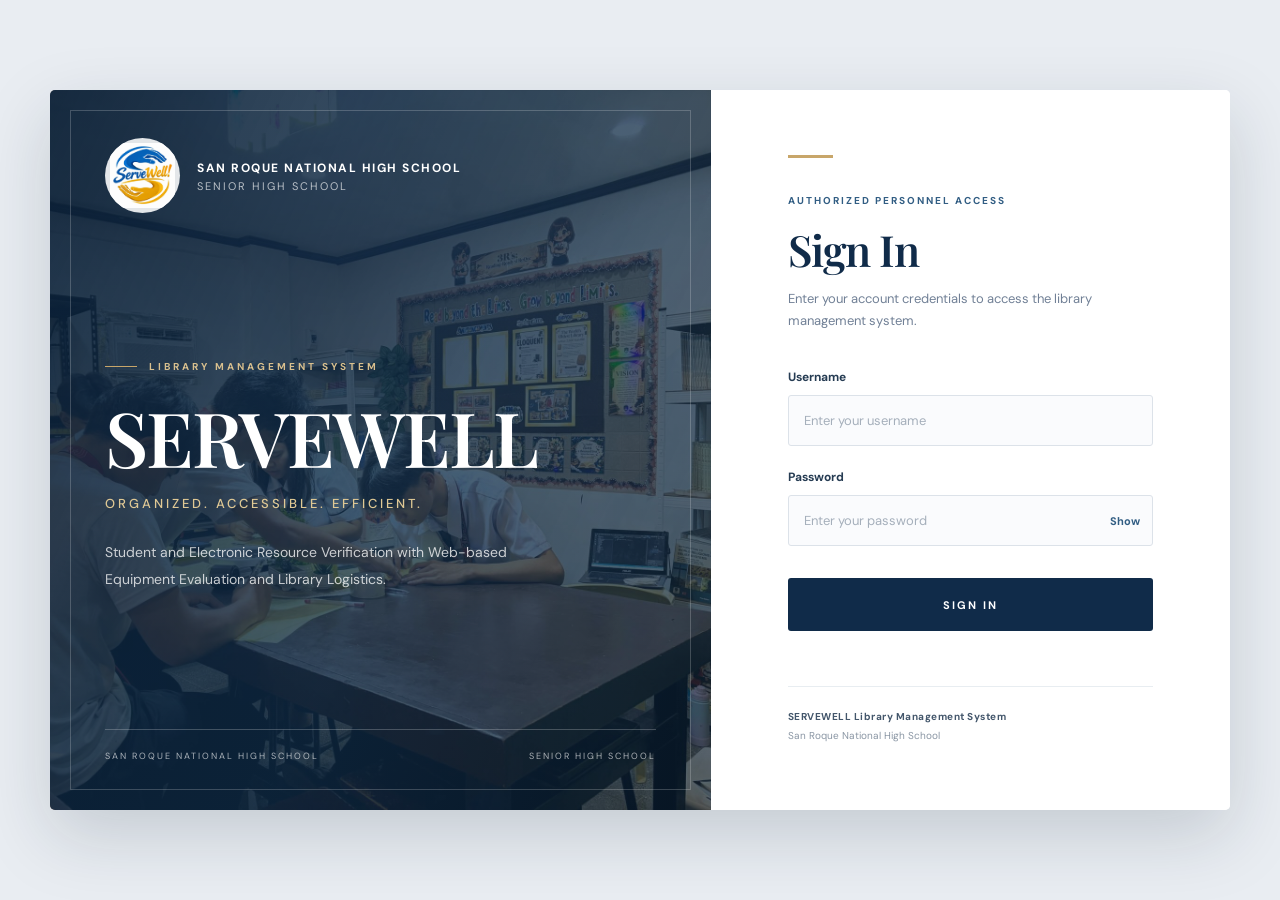
<file: docs/index.html>
<!DOCTYPE html>
<html lang="en">
<head>
    <meta charset="UTF-8">
    <meta name="viewport" content="width=device-width, initial-scale=1.0">
    <title>SERVEWELL | Sign In</title>

    <style>
        @import url('https://fonts.googleapis.com/css2?family=DM+Sans:wght@400;500;600;700&family=Playfair+Display:wght@500;600;700&display=swap');

        :root {
            --navy: #102b49;
            --navy-light: #193d60;
            --blue: #315d83;
            --gold: #c8a66a;
            --white: #ffffff;
            --muted: #718096;
        }

        * { margin: 0; padding: 0; box-sizing: border-box; }

        body {
            min-height: 100vh;
            font-family: 'DM Sans', sans-serif;
            background: #e9edf2;
            display: flex;
            align-items: center;
            justify-content: center;
            padding: 35px;
        }

        .login-container {
            width: 100%;
            max-width: 1180px;
            min-height: 680px;
            display: grid;
            grid-template-columns: 1.12fr 0.88fr;
            background: var(--white);
            overflow: hidden;
            border-radius: 5px;
            box-shadow: 0 25px 70px rgba(15, 35, 55, 0.17);
        }

        .login-image {
            position: relative;
            min-height: 680px;
            background:
                linear-gradient(
                    115deg,
                    rgba(10, 32, 55, 0.93),
                    rgba(15, 44, 72, 0.76) 55%,
                    rgba(10, 30, 50, 0.68)
                ),
                url('assets/images/login_background.jpg');
            background-size: cover;
            background-position: center;
            color: white;
            display: flex;
            flex-direction: column;
            justify-content: space-between;
            padding: 48px 55px;
        }

        .login-image::before {
            content: "";
            position: absolute;
            inset: 20px;
            border: 1px solid rgba(255,255,255,0.20);
            pointer-events: none;
        }

        .school-brand, .hero-content, .image-bottom {
            position: relative;
            z-index: 1;
        }

        .school-brand {
            display: flex;
            align-items: center;
            gap: 17px;
        }

        .logo-wrap {
            width: 75px;
            height: 75px;
            flex-shrink: 0;
            display: flex;
            align-items: center;
            justify-content: center;
            overflow: hidden;
            border-radius: 50%;
            background: rgba(255,255,255,0.88);
            padding: 5px;
        }

        .login-logo {
            width: 100%;
            height: 100%;
            object-fit: contain;
            mix-blend-mode: multiply;
        }

        .school-name {
            font-size: 12px;
            line-height: 1.7;
            font-weight: 700;
            letter-spacing: 1.5px;
            text-transform: uppercase;
        }

        .school-level {
            color: rgba(255,255,255,0.68);
            font-size: 11px;
            letter-spacing: 2px;
            text-transform: uppercase;
        }

        .hero-content {
            max-width: 520px;
            margin-top: 55px;
            margin-bottom: 45px;
        }

        .eyebrow {
            display: flex;
            align-items: center;
            gap: 12px;
            font-size: 10px;
            font-weight: 700;
            letter-spacing: 3px;
            color: #d9c08e;
            text-transform: uppercase;
            margin-bottom: 24px;
        }

        .eyebrow::before {
            content: "";
            width: 32px;
            height: 1px;
            background: var(--gold);
        }

        .hero-content h1 {
            font-family: 'Playfair Display', Georgia, serif;
            font-size: clamp(48px, 6vw, 76px);
            line-height: 1.05;
            font-weight: 600;
            letter-spacing: -2px;
            margin-bottom: 19px;
        }

        .hero-content h2 {
            font-size: 13px;
            font-weight: 500;
            letter-spacing: 3px;
            color: #e0c995;
            text-transform: uppercase;
            margin-bottom: 27px;
        }

        .hero-content p {
            max-width: 430px;
            font-size: 14px;
            line-height: 1.9;
            color: rgba(255,255,255,0.76);
            font-weight: 400;
        }

        .image-bottom {
            border-top: 1px solid rgba(255,255,255,0.22);
            padding-top: 20px;
            display: flex;
            justify-content: space-between;
            align-items: center;
            gap: 15px;
        }

        .image-bottom span {
            font-size: 9px;
            letter-spacing: 2px;
            color: rgba(255,255,255,0.65);
            text-transform: uppercase;
        }

        .login-form-section {
            display: flex;
            align-items: center;
            justify-content: center;
            padding: 65px 55px;
            background: #fff;
        }

        .login-form-wrapper {
            width: 100%;
            max-width: 365px;
        }

        .form-topline {
            width: 45px;
            height: 3px;
            background: var(--gold);
            margin-bottom: 36px;
        }

        .system-label {
            display: block;
            font-size: 10px;
            font-weight: 700;
            letter-spacing: 2px;
            color: var(--blue);
            margin-bottom: 13px;
        }

        .login-form-wrapper h2 {
            font-family: 'Playfair Display', Georgia, serif;
            font-size: 43px;
            color: var(--navy);
            font-weight: 600;
            letter-spacing: -1px;
            margin-bottom: 10px;
        }

        .login-subtitle {
            color: var(--muted);
            font-size: 13px;
            line-height: 1.7;
            margin-bottom: 37px;
        }

        .error-message {
            background: #fff0f0;
            border-left: 3px solid #c84d4d;
            color: #a52c2c;
            padding: 13px 15px;
            font-size: 12px;
            margin-bottom: 23px;
        }

        .form-group { margin-bottom: 23px; }

        .form-group label {
            display: block;
            color: #263c53;
            font-size: 12px;
            font-weight: 700;
            margin-bottom: 10px;
        }

        .form-group input {
            width: 100%;
            height: 51px;
            border: 1px solid #dce2e9;
            background: #fafbfd;
            padding: 0 15px;
            font-family: 'DM Sans', sans-serif;
            font-size: 13px;
            color: var(--navy);
            border-radius: 3px;
            outline: none;
            transition: 0.2s;
        }

        .form-group input:focus {
            border-color: var(--blue);
            background: #fff;
            box-shadow: 0 0 0 3px rgba(49,93,131,0.08);
        }

        .form-group input::placeholder { color: #a5afbb; }

        .password-wrapper { position: relative; }

        .password-wrapper input { padding-right: 65px; }

        .toggle-password {
            position: absolute;
            right: 13px;
            top: 50%;
            transform: translateY(-50%);
            border: none;
            background: none;
            color: var(--blue);
            font-family: inherit;
            font-size: 11px;
            font-weight: 700;
            cursor: pointer;
        }

        .login-button {
            width: 100%;
            height: 53px;
            background: var(--navy);
            color: white;
            border: none;
            border-radius: 3px;
            margin-top: 9px;
            font-family: 'DM Sans', sans-serif;
            font-size: 11px;
            font-weight: 700;
            letter-spacing: 2px;
            cursor: pointer;
            transition: 0.25s;
        }

        .login-button:hover {
            background: var(--navy-light);
            transform: translateY(-1px);
            box-shadow: 0 7px 18px rgba(16,43,73,0.16);
        }

        .login-button:disabled {
            opacity: 0.65;
            cursor: wait;
            transform: none;
        }

        .login-footer {
            margin-top: 55px;
            padding-top: 20px;
            border-top: 1px solid #e8edf1;
        }

        .login-footer p {
            font-size: 10px;
            line-height: 1.9;
            color: #8995a3;
        }

        .login-footer p:first-child {
            color: #43566b;
            font-weight: 700;
            letter-spacing: 0.5px;
        }

        @media (max-width: 850px) {
            body { padding: 18px; }

            .login-container {
                grid-template-columns: 1fr;
                max-width: 550px;
            }

            .login-image { min-height: 430px; padding: 40px; }

            .hero-content {
                margin-top: 50px;
                margin-bottom: 30px;
            }

            .hero-content h1 { font-size: 55px; }

            .login-form-section { padding: 50px 40px; }
        }

        @media (max-width: 480px) {
            body { padding: 0; background: white; }

            .login-container {
                border-radius: 0;
                box-shadow: none;
            }

            .login-image { min-height: 370px; padding: 35px 30px; }

            .login-image::before { inset: 12px; }

            .logo-wrap { width: 58px; height: 58px; }

            .school-name { font-size: 10px; }

            .hero-content h1 { font-size: 46px; }

            .login-form-section { padding: 45px 30px; }

            .login-form-wrapper h2 { font-size: 37px; }
        }
    </style>
</head>

<body>

<div class="login-container">

    <section class="login-image">

        <div class="school-brand">
            <div class="logo-wrap">
                <img
                    src="assets/images/school_logo.jfif"
                    alt="School Logo"
                    class="login-logo"
                >
            </div>

            <div>
                <div class="school-name">
                    San Roque National High School
                </div>
                <div class="school-level">
                    Senior High School
                </div>
            </div>
        </div>

        <div class="hero-content">
            <div class="eyebrow">Library Management System</div>
            <h1>SERVEWELL</h1>
            <h2>Organized. Accessible. Efficient.</h2>
            <p>
                Student and Electronic Resource Verification
                with Web-based Equipment Evaluation and
                Library Logistics.
            </p>
        </div>

        <div class="image-bottom">
            <span>San Roque National High School</span>
            <span>Senior High School</span>
        </div>

    </section>

    <section class="login-form-section">

        <div class="login-form-wrapper">

            <div class="form-topline"></div>

            <span class="system-label">
                AUTHORIZED PERSONNEL ACCESS
            </span>

            <h2>Sign In</h2>

            <p class="login-subtitle">
                Enter your account credentials to access
                the library management system.
            </p>

            <div id="errorMessage" class="error-message" hidden></div>

            <form id="loginForm">

                <div class="form-group">
                    <label for="username">Username</label>
                    <input
                        type="text"
                        id="username"
                        name="username"
                        placeholder="Enter your username"
                        autocomplete="username"
                        required
                    >
                </div>

                <div class="form-group">
                    <label for="password">Password</label>

                    <div class="password-wrapper">
                        <input
                            type="password"
                            id="password"
                            name="password"
                            placeholder="Enter your password"
                            autocomplete="current-password"
                            required
                        >

                        <button
                            type="button"
                            class="toggle-password"
                            onclick="togglePassword()"
                        >
                            Show
                        </button>
                    </div>
                </div>

                <button type="submit" class="login-button" id="loginButton">
                    SIGN IN
                </button>

            </form>

            <div class="login-footer">
                <p>SERVEWELL Library Management System</p>
                <p>San Roque National High School</p>
            </div>

        </div>

    </section>

</div>

<script>
const SUPABASE_LOGIN_URL =
    "https://dagatdayniulxsecooae.supabase.co/functions/v1/servewell-login";

function togglePassword() {
    const password = document.getElementById('password');
    const button = document.querySelector('.toggle-password');

    if (password.type === 'password') {
        password.type = 'text';
        button.textContent = 'Hide';
    } else {
        password.type = 'password';
        button.textContent = 'Show';
    }
}

const loginForm = document.getElementById('loginForm');
const loginButton = document.getElementById('loginButton');
const errorMessage = document.getElementById('errorMessage');

loginForm.addEventListener('submit', async function(event) {
    event.preventDefault();

    errorMessage.hidden = true;
    errorMessage.textContent = '';

    const username = document.getElementById('username').value.trim();
    const password = document.getElementById('password').value;

    if (!username || !password) {
        showError('Please enter your username and password.');
        return;
    }

    loginButton.disabled = true;
    loginButton.textContent = 'SIGNING IN...';

    try {
        const response = await fetch(SUPABASE_LOGIN_URL, {
            method: 'POST',
            headers: {
    'Content-Type': 'application/json',
    'Authorization': 'sb_publishable_s4Ei7Rka_ySw_arUK1I3sg_E6Pi4ehr',
    'apikey': 'sb_publishable_s4Ei7Rka_ySw_arUK1I3sg_E6Pi4ehr'
},
            body: JSON.stringify({ username, password })
        });

        const result = await response.json();

        if (!response.ok || !result.success || !result.token || !result.admin) {
            throw new Error(
                result.error || 'Invalid username or password.'
            );
        }

        sessionStorage.setItem('servewell_token', result.token);
        sessionStorage.setItem(
            'servewell_admin',
            JSON.stringify(result.admin)
        );

window.location.href = 'scanner_center.html';

    } catch (error) {
        showError(
            error.message === 'Failed to fetch'
                ? 'Unable to connect. Please check your internet connection and try again.'
                : error.message
        );

        loginButton.disabled = false;
        loginButton.textContent = 'SIGN IN';
    }
});

function showError(message) {
    errorMessage.textContent = message;
    errorMessage.hidden = false;
}
</script>

</body>
</html>
</file>
<file: docs/assets/css/style.css>
/* =========================================
   SERVEWELL GLOBAL GLASS DESIGN
========================================= */

:root {
    --navy: #102b50;
    --navy-light: #1d426d;
    --blue: #477baE;
    --text-dark: #173b65;
    --text-muted: #718096;
    --glass-dark: rgba(10, 35, 62, 0.76);
    --glass-medium: rgba(20, 51, 82, 0.58);
    --glass-light: rgba(255, 255, 255, 0.76);
    --glass-border: rgba(255, 255, 255, 0.24);
    --shadow: 0 8px 28px rgba(9, 30, 55, 0.13);
}

* {
    margin: 0;
    padding: 0;
    box-sizing: border-box;
}

body {
    font-family: Arial, Helvetica, sans-serif;
}

/* =========================================
   LOGIN PAGE
========================================= */

.login-page {
    min-height: 100vh;
    background: #eaf0f7;
    display: flex;
    align-items: center;
    justify-content: center;
    padding: 30px;
}

.login-container {
    width: 100%;
    max-width: 1150px;
    min-height: 650px;
    display: grid;
    grid-template-columns: 1.1fr 0.9fr;
    background: rgba(255,255,255,0.94);
    border: 1px solid rgba(255,255,255,0.65);
    border-radius: 18px;
    overflow: hidden;
    box-shadow: 0 15px 45px rgba(0,0,0,0.16);
}

/* SCHOOL IMAGE SIDE */

.login-image {
    background:
        linear-gradient(
            rgba(8, 30, 65, 0.70),
            rgba(8, 30, 65, 0.84)
        ),
        url("../images/login_background.jfif");

    background-size: cover;
    background-position: center;

    display: flex;
    align-items: center;
    justify-content: center;
    padding: 55px;
    color: white;
}

.image-overlay {
    width: 100%;
    text-align: center;
}

.login-logo {
    width: 115px;
    height: 115px;
    object-fit: contain;
    margin-bottom: 25px;
}

.image-overlay h1 {
    font-size: 25px;
    line-height: 1.4;
    letter-spacing: 1px;
}

.image-overlay h2 {
    font-size: 16px;
    font-weight: normal;
    margin-top: 5px;
}

.login-description {
    margin-top: 85px;
}

.login-description h3 {
    font-size: 30px;
    margin-bottom: 15px;
}

.login-description p {
    font-size: 14px;
    line-height: 1.8;
    max-width: 390px;
    margin: auto;
    color: #e1e8f2;
}

/* LOGIN FORM SIDE */

.login-form-section {
    display: flex;
    align-items: center;
    justify-content: center;
    padding: 55px;
    background: rgba(255,255,255,0.94);
}

.login-form-wrapper {
    width: 100%;
    max-width: 390px;
}

.system-label {
    color: #294b7a;
    font-size: 11px;
    font-weight: bold;
    letter-spacing: 2px;
}

.login-form-wrapper h1 {
    color: #102b50;
    font-size: 36px;
    margin-top: 15px;
}

.login-subtitle {
    color: #777;
    font-size: 14px;
    line-height: 1.6;
    margin: 12px 0 35px;
}

/* FORM FIELDS */

.form-group {
    margin-bottom: 23px;
}

.form-group label {
    display: block;
    color: #233b5d;
    font-weight: bold;
    font-size: 13px;
    margin-bottom: 10px;
}

.form-group input {
    width: 100%;
    padding: 15px;
    background: rgba(255,255,255,0.90);
    border: 1px solid #d9e0e9;
    border-radius: 8px;
    font-size: 14px;
    outline: none;
}

.form-group input:focus {
    border-color: #193d6c;
    box-shadow: 0 0 0 3px rgba(25,61,108,0.10);
}

.password-wrapper {
    position: relative;
}

.password-wrapper input {
    padding-right: 65px;
}

.toggle-password {
    position: absolute;
    right: 12px;
    top: 50%;
    transform: translateY(-50%);
    border: none;
    background: transparent;
    color: #244b7c;
    cursor: pointer;
    font-weight: bold;
}

/* SIGN IN BUTTON */

.login-button {
    width: 100%;
    padding: 16px;
    margin-top: 8px;
    border: 1px solid rgba(255,255,255,0.15);
    border-radius: 8px;
    background: rgba(16,47,89,0.94);
    color: white;
    font-size: 14px;
    font-weight: bold;
    letter-spacing: 1px;
    cursor: pointer;
    transition: 0.2s;
}

.login-button:hover {
    background: #1b477c;
}

/* ERROR MESSAGE */

.error-message {
    background: #fff0f0;
    border: 1px solid #f1caca;
    color: #b42318;
    padding: 12px;
    border-radius: 7px;
    font-size: 13px;
    margin-bottom: 22px;
}

/* LOGIN FOOTER */

.login-footer {
    margin-top: 55px;
    text-align: center;
    color: #9299a4;
    font-size: 11px;
    line-height: 1.8;
}

/* =========================================
   ADMIN GLOBAL BACKGROUND
========================================= */

.admin-page {
    min-height: 100vh;
    color: #ffffff;

    background:
        linear-gradient(
            rgba(8, 29, 53, 0.70),
            rgba(8, 29, 53, 0.76)
        ),
        url("../images/scanner_background.jpg");

    background-size: cover;
    background-position: center;
    background-repeat: no-repeat;
    background-attachment: fixed;
}

.admin-layout {
    display: flex;
    min-height: 100vh;
    background: transparent;
}

/* =========================================
   SIDEBAR
========================================= */

.sidebar {
    width: 255px;
    background: rgba(10, 35, 62, 0.82);
    color: white;

    display: flex;
    flex-direction: column;
    flex-shrink: 0;

    min-height: 100vh;
    position: sticky;
    top: 0;
    height: 100vh;

    border-right: 1px solid rgba(255,255,255,0.15);

    backdrop-filter: blur(15px);
    -webkit-backdrop-filter: blur(15px);
}

.sidebar-brand {
    display: flex;
    align-items: center;
    gap: 12px;
    padding: 25px 18px;
    border-bottom: 1px solid rgba(255,255,255,0.15);
}

.sidebar-brand img {
    width: 45px;
    height: 45px;
    object-fit: contain;
}

.sidebar-brand h2 {
    font-size: 19px;
    letter-spacing: 1px;
}

.sidebar-brand p {
    font-size: 11px;
    color: #c1d3e7;
    margin-top: 4px;
}

.sidebar-menu {
    padding: 20px 12px;
    flex: 1;
    overflow-y: auto;
}

.menu-heading {
    font-size: 10px;
    font-weight: bold;
    letter-spacing: 1.4px;
    color: #a9bfd8;
    padding: 15px 10px 9px;
}

.sidebar-menu a,
.logout-link {
    display: flex;
    align-items: center;
    gap: 13px;
    padding: 13px 14px;
    margin-bottom: 5px;

    color: #dce8f5;
    text-decoration: none;
    font-size: 13px;
    border-radius: 7px;

    border: 1px solid transparent;
    background: rgba(255,255,255,0.035);

    transition: 0.2s;
}

.sidebar-menu a span,
.logout-link span {
    font-size: 18px;
    width: 20px;
    text-align: center;
}

.sidebar-menu a:hover,
.sidebar-menu a.active {
    background: rgba(255,255,255,0.17);
    border-color: rgba(255,255,255,0.20);
    color: white;
}

.sidebar-bottom {
    padding: 15px 12px;
    border-top: 1px solid rgba(255,255,255,0.15);
}

.logout-link {
    color: #ffdada;
}

.logout-link:hover {
    background: rgba(190,65,75,0.35);
    border-color: rgba(255,180,180,0.25);
    color: white;
}

/* =========================================
   MAIN CONTENT AND HEADER
========================================= */

.admin-main {
    flex: 1;
    min-width: 0;
    display: flex;
    flex-direction: column;
    background: transparent;
}

.top-header {
    min-height: 85px;

    background: rgba(10,35,62,0.70);
    border-bottom: 1px solid rgba(255,255,255,0.18);

    display: flex;
    justify-content: space-between;
    align-items: center;
    padding: 15px 30px;
    gap: 20px;

    backdrop-filter: blur(14px);
    -webkit-backdrop-filter: blur(14px);
}

.header-school h2 {
    font-size: 17px;
    color: #ffffff;
}

.header-school p {
    color: #c5d5e6;
    font-size: 12px;
    margin-top: 4px;
}

.header-admin {
    display: flex;
    align-items: center;
    gap: 11px;
}

.header-admin strong,
.header-admin small {
    display: block;
}

.header-admin strong {
    font-size: 13px;
    color: #ffffff;
}

.header-admin small {
    color: #c0d0e1;
    margin-top: 4px;
    font-size: 11px;
}

.admin-avatar {
    width: 40px;
    height: 40px;
    border-radius: 50%;

    background: rgba(255,255,255,0.17);
    border: 1px solid rgba(255,255,255,0.28);

    color: white;
    display: flex;
    justify-content: center;
    align-items: center;
    font-weight: bold;
}

/* =========================================
   PAGE CONTENT
========================================= */

.page-content {
    padding: 30px;
    flex: 1;
}

.page-heading {
    display: flex;
    justify-content: space-between;
    align-items: center;
    gap: 15px;
    margin-bottom: 28px;
}

.page-heading h1 {
    color: #ffffff;
    font-size: 27px;
    text-shadow: 0 2px 8px rgba(0,0,0,0.2);
}

.page-heading p {
    color: #d0deec;
    font-size: 13px;
    margin-top: 7px;
}

.dashboard-date {
    background: rgba(255,255,255,0.13);
    border: 1px solid rgba(255,255,255,0.25);
    padding: 11px 15px;
    border-radius: 7px;
    color: #ffffff;
    font-size: 12px;

    backdrop-filter: blur(10px);
    -webkit-backdrop-filter: blur(10px);
}

/* =========================================
   DASHBOARD STATISTICS
========================================= */

.dashboard-grid {
    display: grid;
    grid-template-columns: repeat(3, minmax(0, 1fr));
    gap: 18px;
    margin-bottom: 28px;
}

.stat-card {
    background: rgba(255,255,255,0.13);
    border: 1px solid rgba(255,255,255,0.25);
    border-radius: 11px;
    padding: 22px;

    display: flex;
    align-items: center;
    gap: 16px;

    box-shadow: var(--shadow);

    backdrop-filter: blur(13px);
    -webkit-backdrop-filter: blur(13px);

    transition: 0.2s;
}

.stat-card:hover {
    background: rgba(255,255,255,0.19);
    transform: translateY(-3px);
}

.stat-icon {
    width: 48px;
    height: 48px;
    flex-shrink: 0;
    border-radius: 10px;

    background: rgba(255,255,255,0.17);
    border: 1px solid rgba(255,255,255,0.20);

    color: #ffffff;
    display: flex;
    justify-content: center;
    align-items: center;
    font-size: 23px;
}

.stat-card p {
    color: #d5e2ef;
    font-size: 12px;
    margin-bottom: 8px;
}

.stat-card h2 {
    color: #ffffff;
    font-size: 25px;
}

.overdue-card .stat-icon {
    background: rgba(189,100,60,0.30);
    color: #ffe0d0;
}

/* =========================================
   SYSTEM OVERVIEW
========================================= */

.overview-card {
    background: rgba(255,255,255,0.13);
    border: 1px solid rgba(255,255,255,0.25);
    border-radius: 11px;
    padding: 25px;

    box-shadow: var(--shadow);

    backdrop-filter: blur(13px);
    -webkit-backdrop-filter: blur(13px);
}

.overview-header h2 {
    color: #ffffff;
    font-size: 19px;
}

.overview-header p {
    color: #d0deec;
    font-size: 12px;
    margin-top: 6px;
}

.overview-content {
    display: grid;
    grid-template-columns: repeat(2, minmax(0, 1fr));
    gap: 15px;
    margin-top: 22px;
}

.overview-item {
    padding: 18px;
    background: rgba(255,255,255,0.10);
    border: 1px solid rgba(255,255,255,0.16);
    border-left: 3px solid #8bbbe9;
    border-radius: 8px;
}

.overview-item h3 {
    color: #ffffff;
    font-size: 14px;
    margin-bottom: 8px;
}

.overview-item p {
    color: #d2deeb;
    font-size: 12px;
    line-height: 1.7;
}

/* =========================================
   GLOBAL TABLES
========================================= */

table {
    border-collapse: collapse;
    width: 100%;
}

th {
    background: rgba(16,47,82,0.88);
    color: #ffffff;
    padding: 13px 15px;
    text-align: left;
    font-size: 12px;
}

td {
    padding: 13px 15px;
    color: #173b65;
    font-size: 13px;
    border-bottom: 1px solid rgba(30,65,100,0.10);
}

tbody tr {
    background: rgba(255,255,255,0.84);
}

tbody tr:nth-child(even) {
    background: rgba(238,245,252,0.88);
}

tbody tr:hover {
    background: rgba(216,232,248,0.95);
}

/* =========================================
   GLOBAL FORM ELEMENTS
========================================= */

input,
select,
textarea {
    font-family: inherit;
    max-width: 100%;
}

input:not([type="checkbox"]):not([type="radio"]):not([type="submit"]):not([type="button"]),
select,
textarea {
    background: rgba(255,255,255,0.90);
    border: 1px solid #d2deea;
    border-radius: 7px;
    color: #173b65;
}

input:focus,
select:focus,
textarea:focus {
    outline: none;
    border-color: #477bae;
    box-shadow: 0 0 0 3px rgba(71,123,174,0.13);
}

/* =========================================
   GLOBAL BUTTONS
========================================= */

button {
    font-family: inherit;
    transition: 0.2s ease;
}

button:not(.toggle-password) {
    cursor: pointer;
}

button:focus-visible,
a:focus-visible,
input:focus-visible,
select:focus-visible,
textarea:focus-visible {
    outline: 3px solid rgba(125,190,245,0.75);
    outline-offset: 2px;
}

/* =========================================
   FOOTER
========================================= */

.admin-footer {
    padding: 18px 30px;
    border-top: 1px solid rgba(255,255,255,0.17);
    background: rgba(10,35,62,0.65);
    text-align: center;
    color: #cbd9e8;
    font-size: 11px;

    backdrop-filter: blur(12px);
    -webkit-backdrop-filter: blur(12px);
}

/* =========================================
   RESPONSIVE DESIGN
========================================= */

@media (max-width: 1050px) {
    .sidebar {
        width: 220px;
    }

    .dashboard-grid {
        grid-template-columns: repeat(2, minmax(0, 1fr));
    }
}

@media (max-width: 800px) {
    .login-container {
        grid-template-columns: 1fr;
        max-width: 500px;
    }

    .login-image {
        min-height: 300px;
        padding: 35px 25px;
    }

    .login-logo {
        width: 80px;
        height: 80px;
    }

    .image-overlay h1 {
        font-size: 20px;
    }

    .login-description {
        margin-top: 30px;
    }

    .login-description h3 {
        font-size: 23px;
    }

    .login-form-section {
        padding: 40px 25px;
    }
}

@media (max-width: 700px) {
    .admin-layout {
        flex-direction: column;
    }

    .sidebar {
        position: relative;
        width: 100%;
        height: auto;
        min-height: auto;
    }

    .sidebar-menu {
        display: grid;
        grid-template-columns: repeat(2, minmax(0, 1fr));
        padding: 10px;
    }

    .menu-heading {
        grid-column: 1 / -1;
    }

    .sidebar-bottom {
        padding: 10px;
    }

    .top-header {
        padding: 15px;
    }

    .header-school h2 {
        font-size: 13px;
    }

    .page-content {
        padding: 18px;
    }

    .dashboard-grid {
        grid-template-columns: 1fr;
    }

    .overview-content {
        grid-template-columns: 1fr;
    }

    .page-heading {
        align-items: flex-start;
        flex-direction: column;
    }
}

@media (max-width: 480px) {
    .login-page {
        padding: 12px;
    }

    .login-container {
        border-radius: 12px;
    }

    .login-form-wrapper h1 {
        font-size: 30px;
    }

    .top-header {
        flex-wrap: wrap;
    }

    .page-content {
        padding: 14px;
    }
}

@media (prefers-reduced-motion: reduce) {
    *,
    *::before,
    *::after {
        scroll-behavior: auto !important;
        transition-duration: 0.01ms !important;
        animation-duration: 0.01ms !important;
    }
}
</file>
<file: docs/assets/css/glass_theme.css>
/* =========================================
   SERVEWELL — GRADIENT GLASSMORPHISM THEME
   IMPROVED TEXT READABILITY
   ========================================= */

:root {
    --glass-bg: rgba(9, 27, 53, 0.94);
    --glass-border: rgba(255, 255, 255, 0.17);
    --glass-hover: rgba(25, 57, 94, 0.96);
    --text-main: #f4f8ff;
    --text-muted: #bdcce2;
    --blue-glow: rgba(69, 155, 255, 0.22);
}

.admin-page {
    min-height: 100vh;
    color: var(--text-main);
    background:
        radial-gradient(ellipse at 12% 15%, rgba(33, 116, 219, .42), transparent 42%),
        radial-gradient(ellipse at 88% 20%, rgba(90, 76, 205, .30), transparent 40%),
        radial-gradient(ellipse at 50% 95%, rgba(0, 173, 210, .19), transparent 45%),
        linear-gradient(135deg, #07172e 0%, #102c50 48%, #101b3d 100%);
    background-attachment: fixed;
}

/* MAIN LAYOUT */

.admin-layout,
.admin-main {
    background: transparent !important;
}

.admin-main {
    min-width: 0;
}

/* SIDEBAR */

.sidebar {
    background: rgba(5, 20, 43, .96) !important;
    color: #f4f8ff !important;
    border-right: 1px solid var(--glass-border);
    backdrop-filter: blur(12px);
    -webkit-backdrop-filter: blur(12px);
    box-shadow: 8px 0 35px rgba(0, 0, 0, .16);
}

.sidebar-brand {
    border-bottom: 1px solid var(--glass-border);
}

.sidebar-brand h2 {
    color: #ffffff !important;
}

.sidebar-brand p,
.menu-heading {
    color: #9eb8d8 !important;
}

.sidebar a,
.sidebar-group-button {
    color: #dceaff !important;
    border-radius: 10px;
    transition: .25s ease;
}

.sidebar a:hover,
.sidebar-group-button:hover {
    background: rgba(91, 166, 255, .15) !important;
    color: #ffffff !important;
}

.sidebar a.active {
    background: linear-gradient(
        110deg,
        rgba(47, 133, 239, .42),
        rgba(77, 105, 214, .22)
    ) !important;
    border: 1px solid rgba(131, 190, 255, .22);
    color: #ffffff !important;
    box-shadow: 0 5px 18px rgba(22, 105, 218, .14);
}

.sidebar-submenu a {
    background: transparent;
}

.sidebar-bottom {
    border-top: 1px solid var(--glass-border);
}

.logout-link {
    color: #ffc5ce !important;
}

.logout-link:hover {
    background: rgba(255, 82, 110, .15) !important;
}

/* TOP HEADER */

.top-header {
    background: rgba(13, 34, 65, .94) !important;
    color: #ffffff !important;
    border-bottom: 1px solid var(--glass-border);
    backdrop-filter: blur(12px);
    -webkit-backdrop-filter: blur(12px);
    box-shadow: 0 8px 30px rgba(0, 0, 0, .10);
}

.header-school h2,
.header-admin strong {
    color: #ffffff !important;
}

.header-school p,
.header-admin small {
    color: var(--text-muted) !important;
}

.admin-avatar {
    background: linear-gradient(135deg, #43a5ff, #665be8) !important;
    color: #ffffff !important;
    box-shadow: 0 0 22px var(--blue-glow);
}

/* PAGE CONTENT */

.page-content {
    background: transparent !important;
    color: var(--text-main);
}

.page-heading h1,
.page-heading h2 {
    color: #ffffff !important;
}

.page-heading p,
.dashboard-date {
    color: var(--text-muted) !important;
}

/* DASHBOARD STATISTICS */

.stat-card,
.overview-card {
    background: linear-gradient(
        135deg,
        rgba(15, 42, 76, .97),
        rgba(12, 31, 60, .97)
    ) !important;
    border: 1px solid var(--glass-border) !important;
    border-radius: 18px;
    color: #ffffff !important;
    backdrop-filter: none;
    -webkit-backdrop-filter: none;
    box-shadow:
        0 12px 35px rgba(0, 0, 0, .16),
        inset 0 1px 0 rgba(255, 255, 255, .08);
    transition: transform .25s ease, background .25s ease;
}

.stat-card:hover,
.overview-card:hover {
    background: linear-gradient(
        135deg,
        rgba(22, 55, 94, .98),
        rgba(17, 40, 74, .98)
    ) !important;
}

.stat-card:hover {
    transform: translateY(-4px);
}

.stat-card p,
.overview-card p {
    color: #c7d8ed !important;
}

.stat-card h2,
.overview-card h2,
.overview-card h3 {
    color: #ffffff !important;
}

.stat-icon {
    background: linear-gradient(
        135deg,
        rgba(61, 156, 255, .35),
        rgba(106, 91, 231, .30)
    ) !important;
    border: 1px solid rgba(255, 255, 255, .15);
    color: #ffffff !important;
    border-radius: 13px;
}

.overview-item {
    background: rgba(10, 31, 59, .96) !important;
    border: 1px solid rgba(255, 255, 255, .10);
    border-radius: 13px;
    color: #ffffff !important;
    transition: .25s ease;
}

.overview-item:hover {
    background: rgba(25, 65, 108, .98) !important;
    border-color: rgba(139, 197, 255, .30);
    transform: translateY(-3px);
}

/* GENERAL PANELS */

.card,
.panel,
.content-card,
.form-container,
.table-container,
.report-card {
    background: rgba(9, 27, 53, .97) !important;
    border: 1px solid var(--glass-border);
    border-radius: 16px;
    color: #ffffff !important;
    backdrop-filter: none !important;
    -webkit-backdrop-filter: none !important;
    box-shadow: 0 10px 30px rgba(0, 0, 0, .20);
}

/* TABLES */

table {
    color: #edf5ff !important;
    border-collapse: collapse;
    background: transparent !important;
}

thead th {
    background: rgba(35, 83, 139, .96) !important;
    color: #ffffff !important;
    border-bottom: 1px solid var(--glass-border);
}

tbody td {
    color: #edf5ff !important;
    background: rgba(8, 25, 49, .45);
    border-bottom: 1px solid rgba(255, 255, 255, .09);
}

tbody tr:hover {
    background: rgba(40, 91, 145, .30) !important;
}

/* FORM FIELDS */

input,
select,
textarea {
    background: rgba(5, 23, 48, .96) !important;
    color: #ffffff !important;
    border: 1px solid rgba(255, 255, 255, .20);
    border-radius: 9px;
}

input::placeholder,
textarea::placeholder {
    color: #a8bad1 !important;
}

input:focus,
select:focus,
textarea:focus {
    outline: none;
    border-color: #66b5ff;
    box-shadow: 0 0 0 3px rgba(69, 155, 255, .16);
}

select option {
    background: #102744;
    color: #ffffff;
}

/* BUTTONS */

button,
.btn,
.action-button {
    transition: .22s ease;
}

button[type="submit"],
.btn-primary,
.action-button.primary {
    background: linear-gradient(115deg, #287fe0, #625de0);
    color: #ffffff !important;
    border: 1px solid rgba(255, 255, 255, .17);
    border-radius: 9px;
}

button[type="submit"]:hover,
.btn-primary:hover,
.action-button.primary:hover {
    filter: brightness(1.13);
    box-shadow: 0 7px 22px rgba(48, 125, 235, .24);
}

/* FOOTER */

.admin-footer {
    background: rgba(8, 25, 49, .94) !important;
    color: #b9cce3 !important;
    border-top: 1px solid var(--glass-border);
}

/* DASHBOARD DATE */

.dashboard-date {
    color: #ffffff !important;
    background: rgba(24, 57, 96, .96) !important;
    border: 1px solid rgba(190, 220, 255, 0.38);
    border-radius: 12px;
    padding: 11px 18px;
    font-size: 14px;
    font-weight: 700;
    letter-spacing: 0.4px;
    text-shadow: 0 1px 5px rgba(0, 0, 0, 0.45);
    box-shadow: 0 5px 18px rgba(0, 0, 0, 0.12);
    backdrop-filter: none;
    -webkit-backdrop-filter: none;
}

/* RESPONSIVE */

@media (max-width: 768px) {
    .admin-page {
        background-attachment: scroll;
    }
}
</file>
